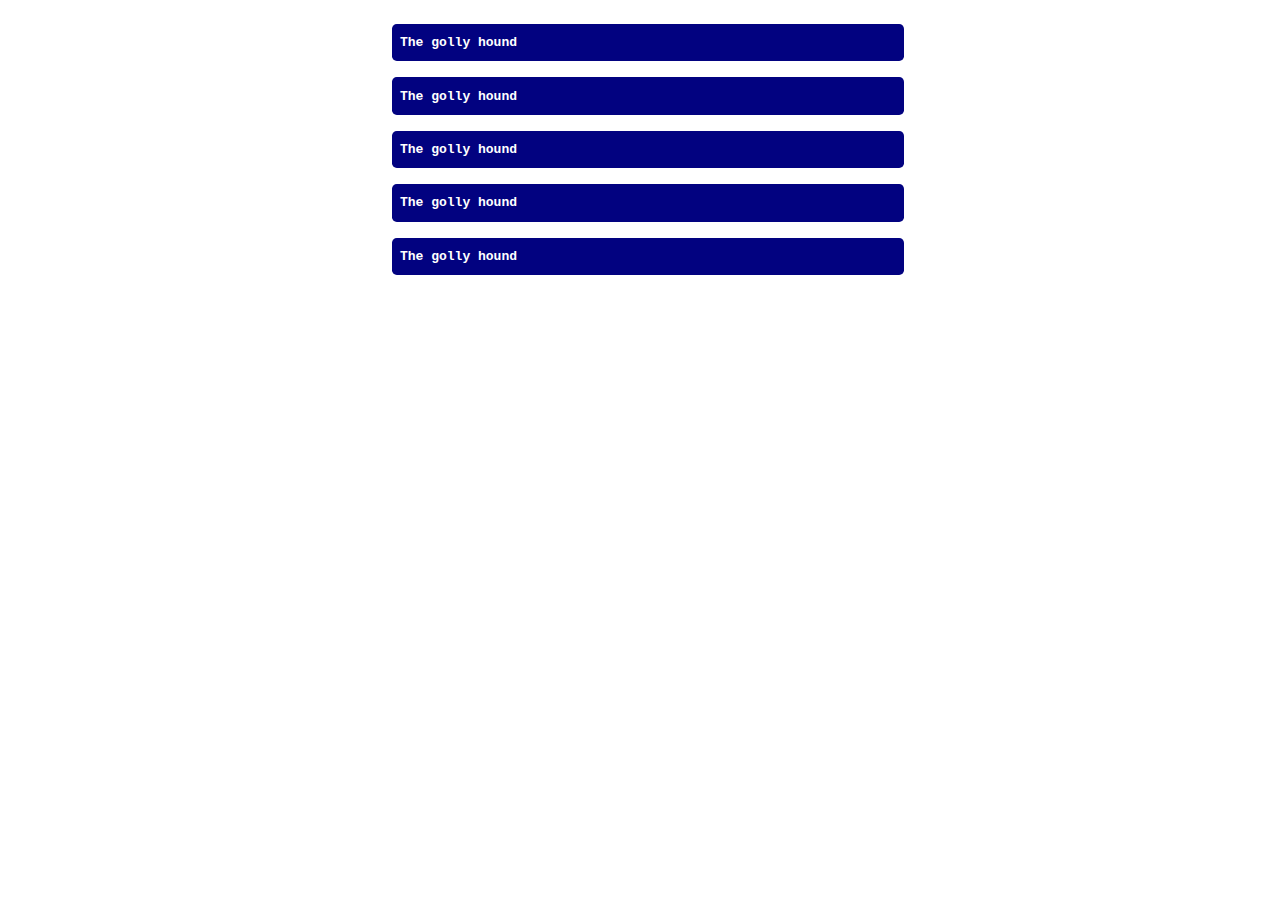
<file: acordion/index.html>
<!DOCTYPE html>
<html lang="en">
  <head>
    <meta charset="UTF-8" />
    <meta name="viewport" content="width=device-width, initial-scale=1.0" />
    <title>Acordion</title>
    <link rel="stylesheet" href="style.css" />
  </head>
  <body>
    <section>
      <div class="acordion">
        <div class="head">The golly hound</div>
        <div class="details">
          Lorem, ipsum dolor sit amet consectetur adipisicing elit. Itaque
          repellendus porro odit magni eos nesciunt, ab facere sit iusto
          quisquam debitis ipsam vel dolor a consequatur illum laborum omnis
          deserunt ipsa recusandae vero fugit corrupti exercitationem alias?
          Quae aliquam vel praesentium voluptatem accusamus, dolorem repellat
          consectetur, vitae ducimus unde distinctio.
        </div>
      </div>
      <div class="acordion">
        <div class="head">The golly hound</div>
        <div class="details">
          Lorem, ipsum dolor sit amet consectetur adipisicing elit. Itaque
          repellendus porro odit magni eos nesciunt, ab facere sit iusto
          quisquam debitis ipsam vel dolor a consequatur illum laborum omnis
          deserunt ipsa recusandae vero fugit corrupti exercitationem alias?
          Quae aliquam vel praesentium voluptatem accusamus, dolorem repellat
          consectetur, vitae ducimus unde distinctio.
        </div>
      </div>
      <div class="acordion">
        <div class="head">The golly hound</div>
        <div class="details">
          Lorem, ipsum dolor sit amet consectetur adipisicing elit. Itaque
          repellendus porro odit magni eos nesciunt, ab facere sit iusto
          quisquam debitis ipsam vel dolor a consequatur illum laborum omnis
          deserunt ipsa recusandae vero fugit corrupti exercitationem alias?
          Quae aliquam vel praesentium voluptatem accusamus, dolorem repellat
          consectetur, vitae ducimus unde distinctio.
        </div>
      </div>
      <div class="acordion">
        <div class="head">The golly hound</div>
        <div class="details">
          Lorem, ipsum dolor sit amet consectetur adipisicing elit. Itaque
          repellendus porro odit magni eos nesciunt, ab facere sit iusto
          quisquam debitis ipsam vel dolor a consequatur illum laborum omnis
          deserunt ipsa recusandae vero fugit corrupti exercitationem alias?
          Quae aliquam vel praesentium voluptatem accusamus, dolorem repellat
          consectetur, vitae ducimus unde distinctio.
        </div>
      </div>
      <div class="acordion">
        <div class="head">The golly hound</div>
        <div class="details">
          Lorem, ipsum dolor sit amet consectetur adipisicing elit. Itaque
          repellendus porro odit magni eos nesciunt, ab facere sit iusto
          quisquam debitis ipsam vel dolor a consequatur illum laborum omnis
          deserunt ipsa recusandae vero fugit corrupti exercitationem alias?
          Quae aliquam vel praesentium voluptatem accusamus, dolorem repellat
          consectetur, vitae ducimus unde distinctio.
        </div>
      </div>
    </section>
    <script src="jquery.js"></script>
    <script src="index.js"></script>
  </body>
</html>
</file>
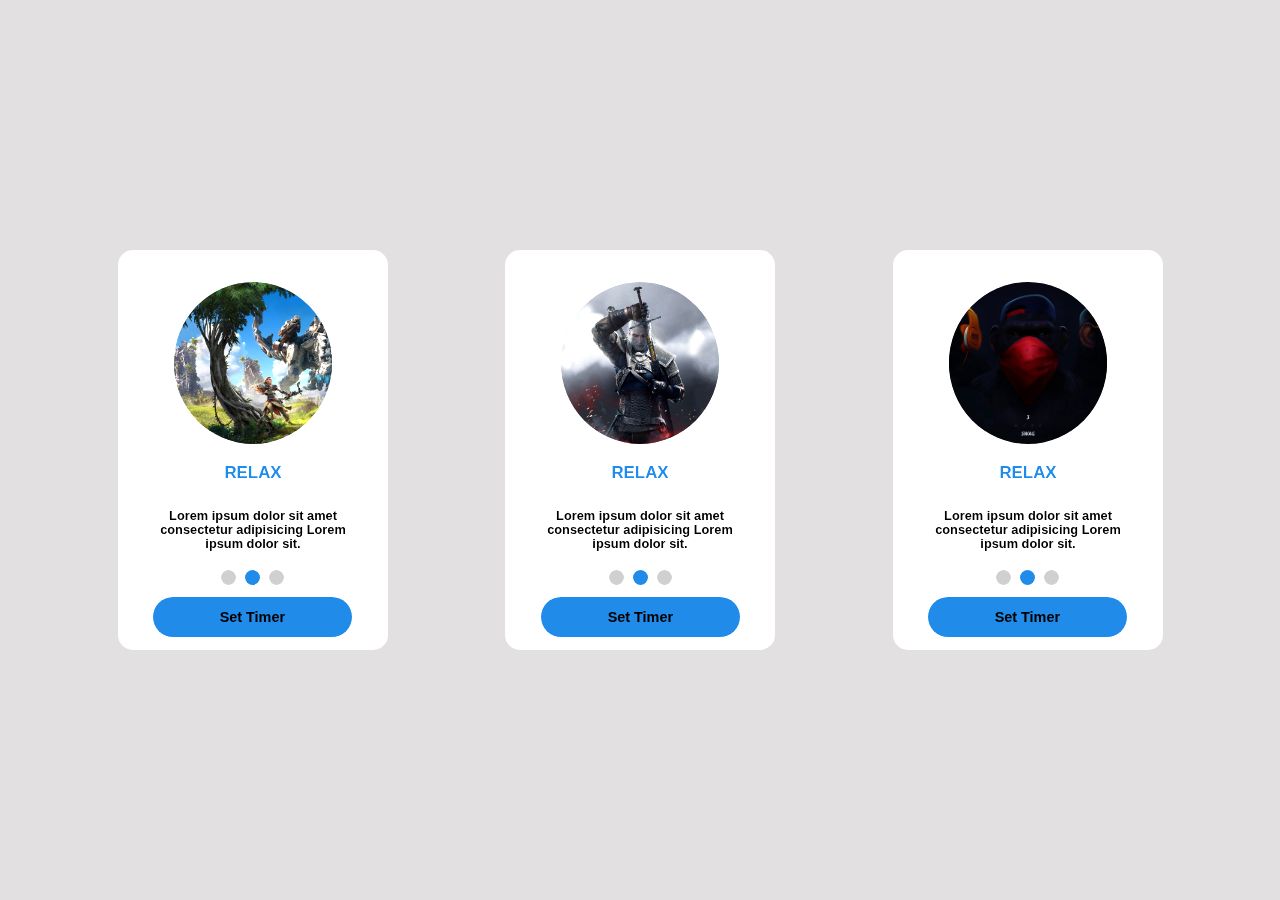
<file: card4/index.html>
<!DOCTYPE html>
<html lang="en">
  <head>
    <meta charset="UTF-8" />
    <meta name="viewport" content="width=device-width, initial-scale=1.0" />
    <link rel="stylesheet" href="style.css" />
    <link rel="stylesheet" href="all.min.css" />
    <title>card4</title>
  </head>
  <body>
    <!-- top -->
    <div class="box">
      <div class="top">
        <div class="img">
          <img src="1.jpg" alt="" />
        </div>
      </div>
      <!-- middle -->
      <div class="mid">
        <h3>Relax</h3>
        <div class="text">
          Lorem ipsum dolor sit amet consectetur adipisicing Lorem ipsum dolor
          sit.
        </div>
      </div>
      <!-- nav -->
      <div class="navc">
        <div class="nav">
          <div class="point one"></div>
          <div class="point two"></div>
          <div class="point three"></div>
        </div>
      </div>

      <!-- button -->
      <div class="btn">
        <div class="btnc"><div class="txt">Set Timer</div></div>
      </div>
    </div>
    <div class="box">
      <div class="top">
        <div class="img">
          <img src="2.jpg" alt="" />
        </div>
      </div>
      <!-- middle -->
      <div class="mid">
        <h3>Relax</h3>
        <div class="text">
          Lorem ipsum dolor sit amet consectetur adipisicing Lorem ipsum dolor
          sit.
        </div>
      </div>
      <!-- nav -->
      <div class="navc">
        <div class="nav">
          <div class="point one"></div>
          <div class="point two"></div>
          <div class="point three"></div>
        </div>
      </div>

      <!-- button -->
      <div class="btn">
        <div class="btnc"><div class="txt">Set Timer</div></div>
      </div>
    </div>
    <div class="box">
      <div class="top">
        <div class="img">
          <img src="3.jpg" alt="" />
        </div>
      </div>
      <!-- middle -->
      <div class="mid">
        <h3>Relax</h3>
        <div class="text">
          Lorem ipsum dolor sit amet consectetur adipisicing Lorem ipsum dolor
          sit.
        </div>
      </div>
      <!-- nav -->
      <div class="navc">
        <div class="nav">
          <div class="point one"></div>
          <div class="point two"></div>
          <div class="point three"></div>
        </div>
      </div>

      <!-- button -->
      <div class="btn">
        <div class="btnc"><div class="txt">Set Timer</div></div>
      </div>
    </div>
    <script src="all.min.js"></script>
  </body>
</html>
</file>
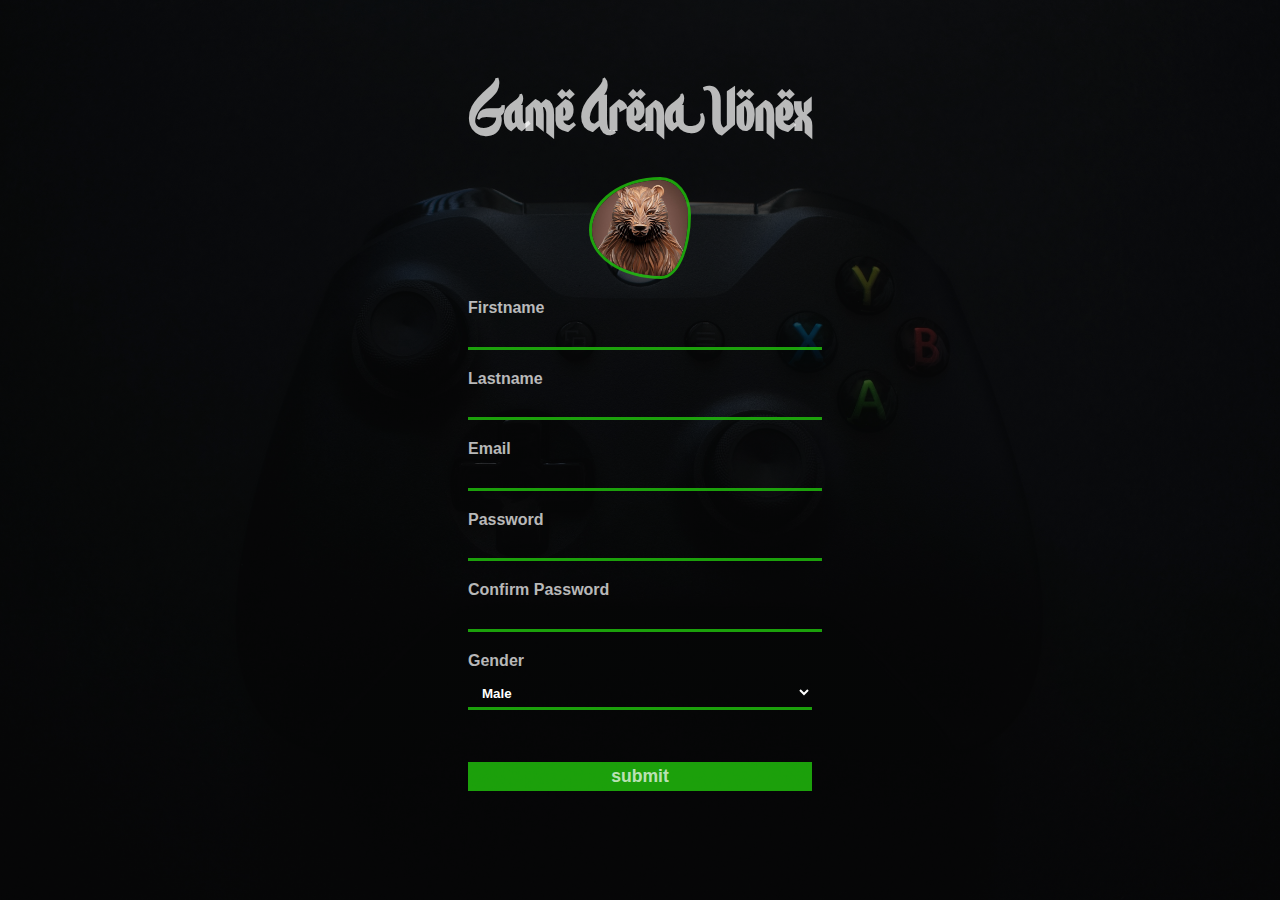
<file: login/index.html>
<!DOCTYPE html>
<html lang="en">

<head>
    <meta charset="UTF-8" />
    <meta name="viewport" content="width=device-width, initial-scale=1.0" />
    <title>Form validation</title>
    <link rel="stylesheet" href="style.css" />
    <link rel="stylesheet" href="all.min.css" />
</head>

<body>
    <div class="container">
        <!-- heading -->
        <div class="name header">Game Arena Vonex</div>
        <div class="form">
            <!-- top img logo -->
            <div class="logoimg">
                <img src="1.jpg" alt="" />
            </div>
            <!--first name -->
            <div class="name">
                <div class="logo">
                    Firstname
                    <!-- <div><i class="fas fa-check-circle pass"></i></div> -->
                </div>
                <input type="text" name="" id="firstname" autocomplete="false" />
            </div>
            <!-- last nmae -->
            <div class="name">
                <div class="logo">Lastname</div>
                <input type="text" name="" id="lastname" />
            </div>
            <!-- email -->
            <div class="name">
                <div class="logo">Email</div>
                <input type="email" name="" id="email" autocomplete="off"  />
            </div>
            <!-- password -->
            <div class="name">
                <div class="logo">Password</div>
                <input type="password" name="" id="password" />
            </div>
            <!-- retype password -->
            <div class="name">
                <div class="logo">Confirm Password</div>
                <input type="password" name="" id="retypepassword" />
            </div>
            <!-- mail or female section -->
            <div class="name">
                <div class="logo">Gender</div>
                <select name="" id="" class="logo name">
                    <option value="male">Male</option>
                    <option value="female">Female</option>
                </select>
            </div>
            <!-- submit button -->
            <div class="name">
                <input type="submit" value="submit" class="btn" />
            </div>
        </div>
    </div>
    <script src="index.js"></script>
    <script src="all.min.js"></script>
</body>

</html>
</file>
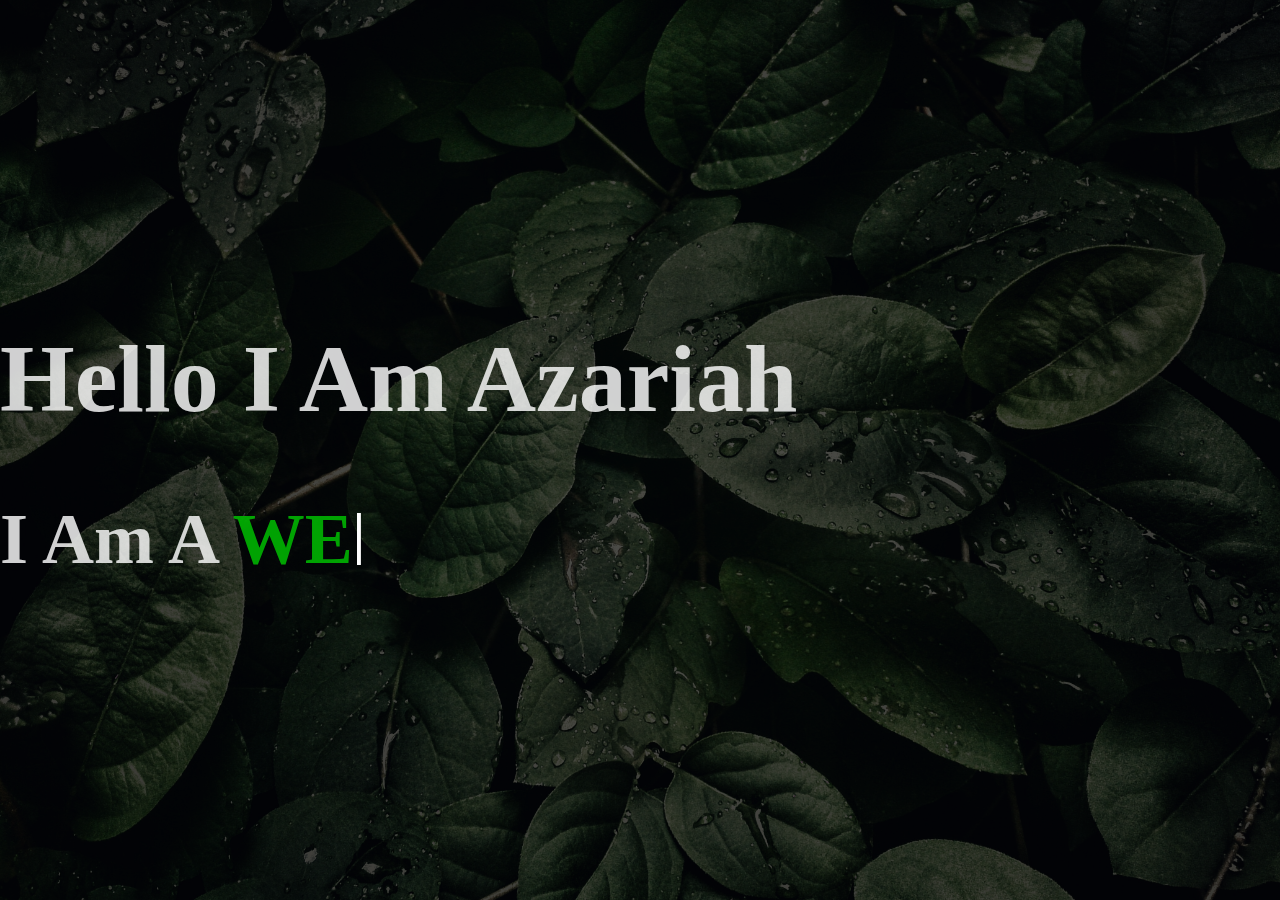
<file: typewriter effect/index.html>
<!DOCTYPE html>
<html lang="en">
  <head>
    <meta charset="UTF-8" />
    <meta name="viewport" content="width=device-width, initial-scale=1.0" />
    <title>typewriter effect for website</title>
    <link rel="stylesheet" href="style.css" />
  </head>
  <body>
    <div class="container">
      <div class="overlay"></div>
      <div class="type">
        <h1>Hello I Am Azariah</h1>
        <h2>
          I Am A <span class="field" data-words=
          '["webdeveloper","designer","musician","photographer"]'span>
        </h2>
      </div>
    </div>
    <script src="index.js"></script>
  </body>
</html>
</file>
<file: acordion/style.css>
body {
  height: 100vh;
  width: 100vw;
}

section {
  width: 40%;
  height: auto;
  display: flex;
  flex-direction: column;
  margin: auto;
}

.acordion {
  width: 100%;
  height: 100%;
  /* background: blue; */
  color: white;
  /* padding: 0.5rem; */
  border-radius: 15px;
  transition: all 0.5s cubic-bezier(0.25, 0.46, 0.45, 0.94);
  margin-top: 1rem;
}

.head {
  background: rgb(2, 2, 128);
  padding: 0.7rem;
  padding-left: 0.5rem;
  padding-right: 0;
  color: white;
  /* border-radius: 0.5rem; */
  font-weight: bolder;
  font-family: monospace;
  border-radius: 0.3rem;
  /* width: 100%; */
}
.details {
  padding: 1rem;
  font-family: monospace;
  height: auto;
  display: none;
  background: rgba(13, 22, 148, 0.418);
  margin-top: 0.2rem;
  color: black;
}
</file>
<file: card4/style.css>
body {
  width: 100vw;
  height: 100vh;
  padding: 0;
  margin: 0;
  display: -webkit-box;
  display: -ms-flexbox;
  display: flex;
  -webkit-box-pack: center;
      -ms-flex-pack: center;
          justify-content: center;
  -webkit-box-align: center;
      -ms-flex-align: center;
          align-items: center;
  -webkit-box-sizing: border-box;
          box-sizing: border-box;
  -webkit-box-pack: space-evenly;
      -ms-flex-pack: space-evenly;
          justify-content: space-evenly;
  background: #e2e0e0;
}

.box {
  border-radius: 15px;
  width: 270px;
  height: 400px;
  background: #ffffff;
  display: -webkit-box;
  display: -ms-flexbox;
  display: flex;
  -webkit-box-pack: center;
      -ms-flex-pack: center;
          justify-content: center;
  -webkit-box-align: center;
      -ms-flex-align: center;
          align-items: center;
  -webkit-box-orient: vertical;
  -webkit-box-direction: normal;
      -ms-flex-direction: column;
          flex-direction: column;
  -webkit-box-pack: space-evenly;
      -ms-flex-pack: space-evenly;
          justify-content: space-evenly;
  -webkit-filter: brightness(1.1);
          filter: brightness(1.1);
}

.box .top {
  width: 100%;
  height: 50%;
  display: -webkit-box;
  display: -ms-flexbox;
  display: flex;
  -webkit-box-pack: center;
      -ms-flex-pack: center;
          justify-content: center;
  -webkit-box-align: center;
      -ms-flex-align: center;
          align-items: center;
  -webkit-transform: scale(0.9);
          transform: scale(0.9);
}

.box .top .img {
  width: 65%;
  height: 90%;
  overflow: hidden;
  border-radius: 50%;
}

.box .top .img img {
  width: 100%;
  height: 100%;
  -o-object-fit: cover;
     object-fit: cover;
  -o-object-position: center;
     object-position: center;
}

.box .mid {
  margin-top: -2rem;
  font-family: helvetica;
  text-align: center;
  font-weight: bold;
}

.box .mid h3 {
  text-transform: uppercase;
  -webkit-transform: scale(0.9);
          transform: scale(0.9);
  color: #1e7ed4;
}

.box .mid .text {
  -webkit-transform: scale(0.8);
          transform: scale(0.8);
}

.box .navc {
  display: -webkit-box;
  display: -ms-flexbox;
  display: flex;
  -webkit-box-pack: center;
      -ms-flex-pack: center;
          justify-content: center;
  -webkit-box-align: center;
      -ms-flex-align: center;
          align-items: center;
  width: 100%;
}

.box .navc .nav {
  width: 30%;
  height: auto;
  display: -webkit-box;
  display: -ms-flexbox;
  display: flex;
  -webkit-box-pack: center;
      -ms-flex-pack: center;
          justify-content: center;
  -webkit-box-align: center;
      -ms-flex-align: center;
          align-items: center;
  -webkit-box-pack: space-evenly;
      -ms-flex-pack: space-evenly;
          justify-content: space-evenly;
}

.box .navc .nav .point {
  width: 15px;
  height: 15px;
  border-radius: 50%;
  background: #bebdbd;
}

.box .navc .nav .two {
  background: #1e7ed4;
}

.box .btn {
  display: -webkit-box;
  display: -ms-flexbox;
  display: flex;
  -webkit-box-pack: center;
      -ms-flex-pack: center;
          justify-content: center;
  -webkit-box-align: center;
      -ms-flex-align: center;
          align-items: center;
  width: 100%;
  text-align: center;
}

.box .btn .btnc {
  width: 70%;
  height: 30px;
  font-family: helvetica;
  border-radius: 20px;
  background: #1e7ed4;
  text-align: center;
  padding: 5px;
  font-weight: bold;
  display: -webkit-box;
  display: -ms-flexbox;
  display: flex;
  -webkit-box-pack: center;
      -ms-flex-pack: center;
          justify-content: center;
  -webkit-box-align: center;
      -ms-flex-align: center;
          align-items: center;
}

.box .btn .btnc .txt {
  -webkit-transform: scale(0.9);
          transform: scale(0.9);
}
/*# sourceMappingURL=style.css.map */
</file>
<file: login/style.css>
@font-face {
  font-family: nee;
  src: url(nee.otf);
}

body {
  margin: 0;
  padding: 0;
  -webkit-box-sizing: border-box;
          box-sizing: border-box;
  width: 100vw;
  height: 100vh;
  display: -webkit-box;
  display: -ms-flexbox;
  display: flex;
  -webkit-box-align: center;
      -ms-flex-align: center;
          align-items: center;
  -webkit-box-pack: center;
      -ms-flex-pack: center;
          justify-content: center;
  background: -webkit-gradient(linear, left top, left bottom, from(rgba(0, 0, 0, 0.65)), to(rgba(0, 0, 0, 0.65))), url("2.jpg");
  background: linear-gradient(rgba(0, 0, 0, 0.65), rgba(0, 0, 0, 0.65)), url("2.jpg");
  color: rgba(255, 255, 255, 0.719);
  background-position: center;
  background-repeat: no-repeat;
  background-size: cover;
}

.logoimg {
  width: 100%;
  height: 100%;
  display: -webkit-box;
  display: -ms-flexbox;
  display: flex;
  -webkit-box-pack: center;
      -ms-flex-pack: center;
          justify-content: center;
  padding-bottom: 10px;
  -webkit-transition: all 0.7s cubic-bezier(0.19, 1, 0.22, 1);
  transition: all 0.7s cubic-bezier(0.19, 1, 0.22, 1);
}

.logoimg img {
  width: 6rem;
  height: 6rem;
  border-radius: 70% 30% 29% 71% / 52% 37% 63% 48%;
  border: 3px solid rgba(34, 197, 12, 0.808);
  -webkit-transition: all 0.7s cubic-bezier(0.55, 0.085, 0.68, 0.53);
  transition: all 0.7s cubic-bezier(0.55, 0.085, 0.68, 0.53);
}

.logoimg:hover {
  -webkit-transform: scale(1.11) rotate(60deg);
          transform: scale(1.11) rotate(60deg);
}

.name {
  font-weight: bold;
  font-family: helvetica;
  padding: 10px;
  -webkit-transition: all 0.7s cubic-bezier(0.19, 1, 0.22, 1);
  transition: all 0.7s cubic-bezier(0.19, 1, 0.22, 1);
}

.logo {
  padding-bottom: 5px;
}

.logo div {
  display: inline;
  -webkit-transition: all 0.5;
  transition: all 0.5;
}

.btn {
  width: 100%;
  font-weight: bold;
  font-family: helvetica;
  padding: 4px;
}

input[type="text"],
input[type="password"],
input[type="email"],
select {
  outline: none;
  background: none;
  border: 0;
  border-bottom: 3px solid rgba(34, 197, 12, 0.808);
  color: white;
  width: 100%;
  padding: 0.3rem;
}

.name:hover {
  -webkit-transform: scale(1.11);
          transform: scale(1.11);
}

select {
  margin-bottom: 2rem;
}

select option {
  color: black;
}

input[type="submit"] {
  background: rgba(34, 197, 12, 0.808);
  border: none;
  outline: none;
  font-size: 1.1rem;
  color: rgba(255, 255, 255, 0.712);
}

.header {
  margin-top: -2rem;
  margin-bottom: 1rem;
  font-family: nee;
  font-size: 4rem;
}

.pass {
  margin-left: 0.5rem;
  font-size: 1.15rem;
  -webkit-transition: all 0.5s cubic-bezier(0.645, 0.045, 0.355, 1);
  transition: all 0.5s cubic-bezier(0.645, 0.045, 0.355, 1);
  color: rgba(0, 128, 0, 0.795);
}

.fail {
  color: rgba(255, 0, 0, 0.651);
  margin-left: 0.5rem;
  font-size: 1.15rem;
  -webkit-transition: all 0.5s cubic-bezier(0.645, 0.045, 0.355, 1);
  transition: all 0.5s cubic-bezier(0.645, 0.045, 0.355, 1);
}
/*# sourceMappingURL=style.css.map */
</file>
<file: typewriter effect/style.css>
body {
  margin: 0;
  padding: 0;
  box-sizing: border-box;
}

.container {
  z-index: 10;
  display: flex;
  flex-direction: column;
  justify-content: center;
  background: url("g.jpg");
  background-position: center;
  background-size: cover;
  background-repeat: no-repeat;
  font-size: 3rem;
  width: 100vw;
  height: 100vh;
  color: rgba(255, 255, 255, 0.815);
  position: relative;
}

.overlay {
  position: absolute;
  top: 0px;
  left: 0px;
  width: 100%;
  height: 100%;
  background: black;
  z-index: -1;
  opacity: 0.7;
}

h2 span {
  text-transform: uppercase;
  color: rgba(0, 255, 0, 0.63);
  transition: all 1s cubic-bezier(0.6, -0.28, 0.735, 0.045);
}

h2 span::after {
  content: "|";
  font-size: 3.5rem;
  position: relative;
  top: -10px;
  animation: pointer 0.625s infinite;
  color: rgb(255, 255, 255);
}

@keyframes pointer {
  from {
    opacity: 0;
  }
  to {
    opacity: 1;
  }
}
</file>
